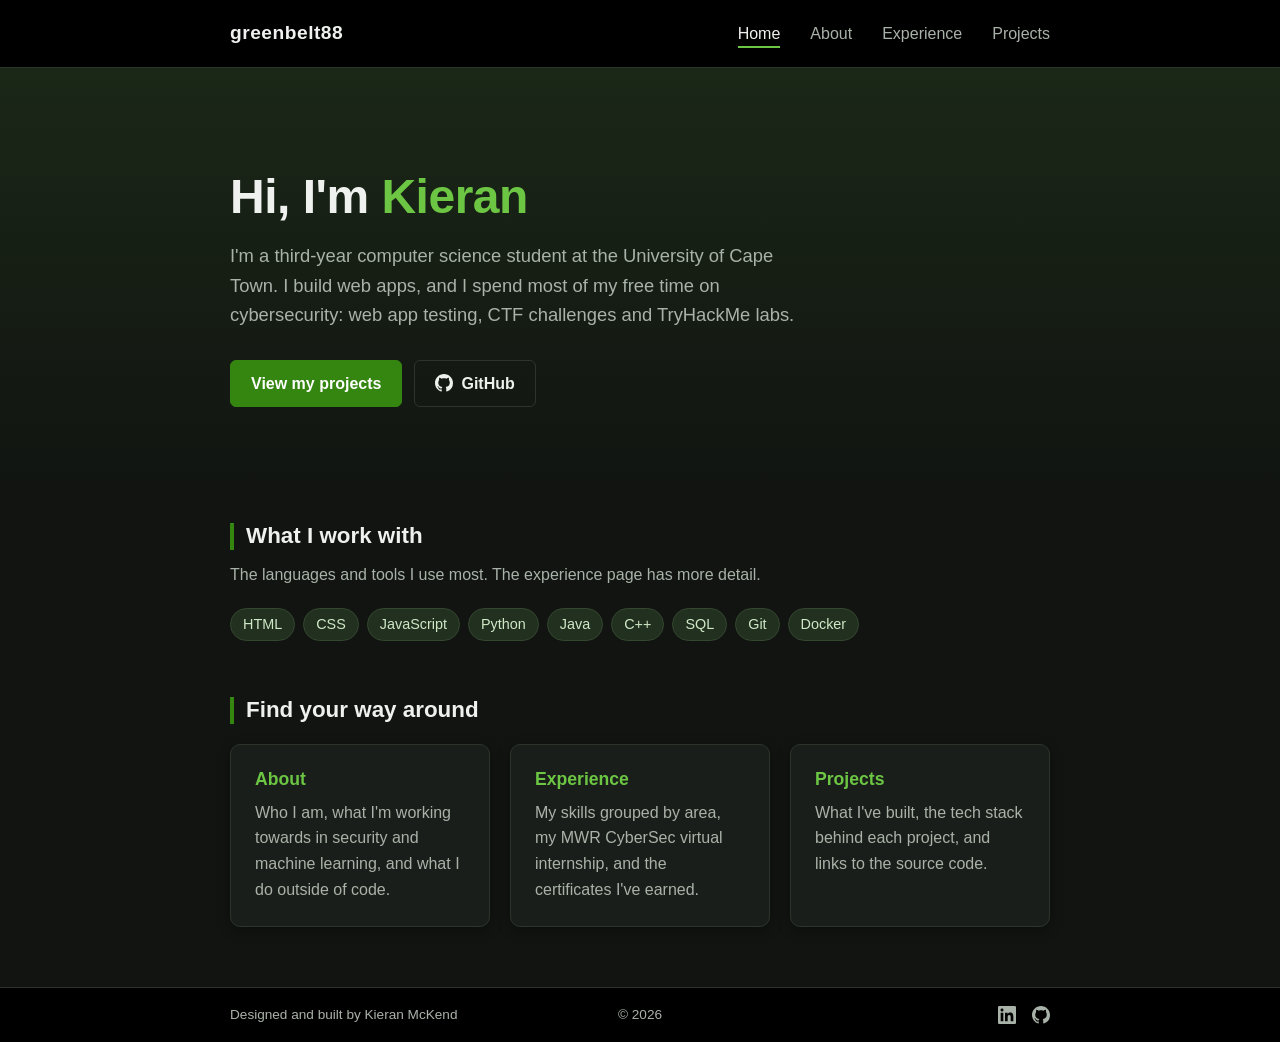
<file: index.html>
<!DOCTYPE html>
<html lang="en-US">
<head>
    <meta charset="UTF-8">
    <meta name="viewport" content="width=device-width, initial-scale=1.0">
    <meta name="description" content="Portfolio of Kieran McKend (greenbelt88), a third-year computer science student at UCT building web apps and working in cybersecurity and machine learning.">
    <meta name="theme-color" content="#000000">
    <title>greenbelt88 | Portfolio</title>

    <link rel="icon" href="assets/icons/favicon.ico">
    <link rel="icon" type="image/png" sizes="32x32" href="assets/icons/favicon-32x32.png">
    <link rel="icon" type="image/png" sizes="16x16" href="assets/icons/favicon-16x16.png">
    <link rel="apple-touch-icon" href="assets/icons/apple-touch-icon.png">

    <link rel="stylesheet" href="styles/global.css">
</head>
<body>
    <header>
        <nav>
            <a href="./" class="logo">greenbelt88</a>
            <ul>
                <li><a href="./" class="active">Home</a></li>
                <li><a href="about/">About</a></li>
                <li><a href="experience/">Experience</a></li>
                <li><a href="projects/">Projects</a></li>
            </ul>
        </nav>
    </header>

    <main>
        <section class="hero">
            <h1>Hi, I'm <span>Kieran</span></h1>
            <p>I'm a third-year computer science student at the University of Cape Town.
                I build web apps, and I spend most of my free time on cybersecurity: web app testing, CTF challenges and TryHackMe labs.</p>
            <div class="buttons">
                <a href="projects/" class="button">View my projects</a>
                <a href="https://github.com/greenbelt88" target="_blank" rel="noopener noreferrer" class="button button-outline">
                    <svg viewBox="0 0 24 24" fill="currentColor" aria-hidden="true"><path d="M12 0C5.37 0 0 5.37 0 12c0 5.31 3.435 9.795 8.205 11.385.6.105.825-.255.825-.57 0-.285-.015-1.23-.015-2.235-3.015.555-3.795-.735-4.035-1.41-.135-.345-.72-1.41-1.23-1.695-.42-.225-1.02-.78-.015-.795.945-.015 1.62.87 1.845 1.23 1.08 1.815 2.805 1.305 3.495.99.105-.78.42-1.305.765-1.605-2.67-.3-5.46-1.335-5.46-5.925 0-1.305.465-2.385 1.23-3.225-.12-.3-.54-1.53.12-3.18 0 0 1.005-.315 3.3 1.23.96-.27 1.98-.405 3-.405s2.04.135 3 .405c2.295-1.56 3.3-1.23 3.3-1.23.66 1.65.24 2.88.12 3.18.765.84 1.23 1.905 1.23 3.225 0 4.605-2.805 5.625-5.475 5.925.435.375.81 1.095.81 2.22 0 1.605-.015 2.895-.015 3.3 0 .315.225.69.825.57A12.02 12.02 0 0 0 24 12c0-6.63-5.37-12-12-12z"/></svg>
                    GitHub
                </a>
            </div>
        </section>

        <section>
            <h2>What I work with</h2>
            <p class="section-intro">The languages and tools I use most. The experience page has more detail.</p>
            <ul class="tags">
                <li>HTML</li>
                <li>CSS</li>
                <li>JavaScript</li>
                <li>Python</li>
                <li>Java</li>
                <li>C++</li>
                <li>SQL</li>
                <li>Git</li>
                <li>Docker</li>
            </ul>
        </section>

        <section>
            <h2>Find your way around</h2>
            <div class="card-grid">
                <a href="about/" class="card link-card">
                    <h3>About</h3>
                    <p>Who I am, what I'm working towards in security and machine learning, and what I do outside of code.</p>
                </a>
                <a href="experience/" class="card link-card">
                    <h3>Experience</h3>
                    <p>My skills grouped by area, my MWR CyberSec virtual internship, and the certificates I've earned.</p>
                </a>
                <a href="projects/" class="card link-card">
                    <h3>Projects</h3>
                    <p>What I've built, the tech stack behind each project, and links to the source code.</p>
                </a>
            </div>
        </section>
    </main>

    <footer>
        <div class="footer-inner">
            <p>Designed and built by Kieran McKend</p>
            <p>&copy; 2026</p>
            <ul class="footer-links">
                <li>
                    <a href="https://www.linkedin.com/in/kieran-mckend/" target="_blank" rel="noopener noreferrer" aria-label="LinkedIn profile">
                        <svg viewBox="0 0 24 24" fill="currentColor" aria-hidden="true"><path d="M20.447 20.452h-3.554v-5.569c0-1.328-.027-3.037-1.852-3.037-1.853 0-2.136 1.445-2.136 2.939v5.667H9.351V9h3.414v1.561h.046c.477-.9 1.637-1.85 3.37-1.85 3.601 0 4.267 2.37 4.267 5.455v6.286zM5.337 7.433c-1.144 0-2.063-.926-2.063-2.065 0-1.138.92-2.063 2.063-2.063 1.14 0 2.064.925 2.064 2.063 0 1.139-.925 2.065-2.064 2.065zm1.782 13.019H3.555V9h3.564v11.452zM22.225 0H1.771C.792 0 0 .774 0 1.729v20.542C0 23.227.792 24 1.771 24h20.451C23.2 24 24 23.227 24 22.271V1.729C24 .774 23.2 0 22.222 0h.003z"/></svg>
                    </a>
                </li>
                <li>
                    <a href="https://github.com/greenbelt88" target="_blank" rel="noopener noreferrer" aria-label="GitHub profile">
                        <svg viewBox="0 0 24 24" fill="currentColor" aria-hidden="true"><path d="M12 0C5.37 0 0 5.37 0 12c0 5.31 3.435 9.795 8.205 11.385.6.105.825-.255.825-.57 0-.285-.015-1.23-.015-2.235-3.015.555-3.795-.735-4.035-1.41-.135-.345-.72-1.41-1.23-1.695-.42-.225-1.02-.78-.015-.795.945-.015 1.62.87 1.845 1.23 1.08 1.815 2.805 1.305 3.495.99.105-.78.42-1.305.765-1.605-2.67-.3-5.46-1.335-5.46-5.925 0-1.305.465-2.385 1.23-3.225-.12-.3-.54-1.53.12-3.18 0 0 1.005-.315 3.3 1.23.96-.27 1.98-.405 3-.405s2.04.135 3 .405c2.295-1.56 3.3-1.23 3.3-1.23.66 1.65.24 2.88.12 3.18.765.84 1.23 1.905 1.23 3.225 0 4.605-2.805 5.625-5.475 5.925.435.375.81 1.095.81 2.22 0 1.605-.015 2.895-.015 3.3 0 .315.225.69.825.57A12.02 12.02 0 0 0 24 12c0-6.63-5.37-12-12-12z"/></svg>
                    </a>
                </li>
            </ul>
        </div>
    </footer>
</body>
</html>
</file>
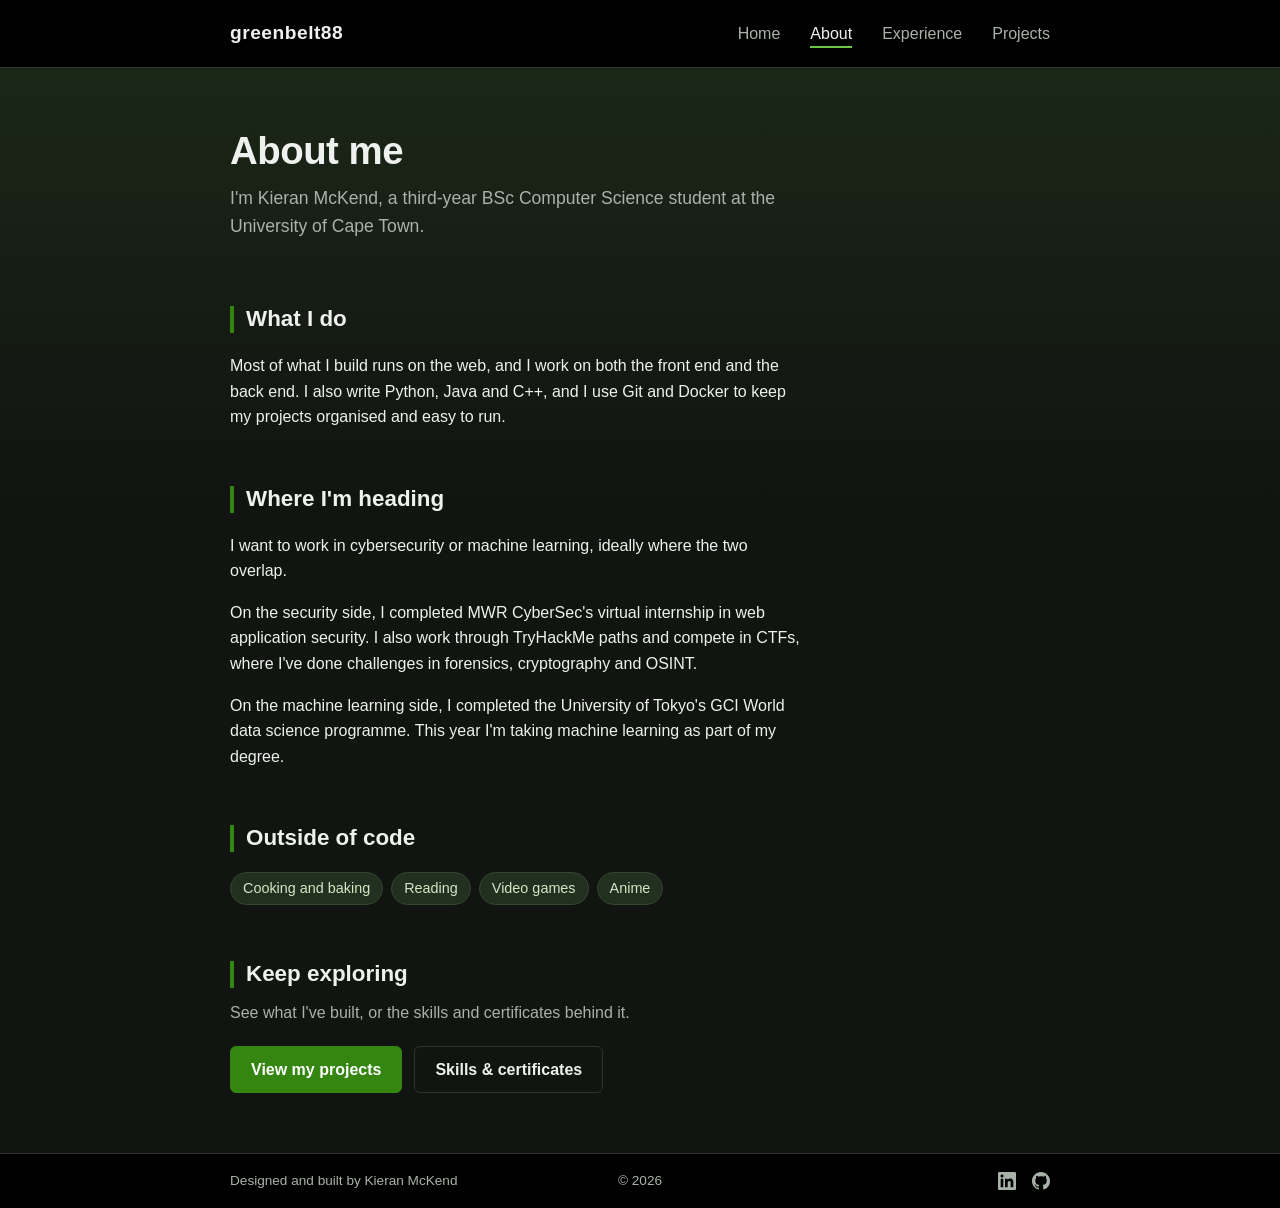
<file: about/index.html>
<!DOCTYPE html>
<html lang="en-US">
<head>
    <meta charset="UTF-8">
    <meta name="viewport" content="width=device-width, initial-scale=1.0">
    <meta name="description" content="About Kieran McKend (greenbelt88), a UCT computer science student working towards a career in cybersecurity and machine learning.">
    <meta name="theme-color" content="#000000">
    <title>greenbelt88 | About</title>

    <link rel="icon" href="../assets/icons/favicon.ico">
    <link rel="icon" type="image/png" sizes="32x32" href="../assets/icons/favicon-32x32.png">
    <link rel="icon" type="image/png" sizes="16x16" href="../assets/icons/favicon-16x16.png">
    <link rel="apple-touch-icon" href="../assets/icons/apple-touch-icon.png">

    <link rel="stylesheet" href="../styles/global.css">
</head>
<body>
    <header>
        <nav>
            <a href="../" class="logo">greenbelt88</a>
            <ul>
                <li><a href="../">Home</a></li>
                <li><a href="../about/" class="active">About</a></li>
                <li><a href="../experience/">Experience</a></li>
                <li><a href="../projects/">Projects</a></li>
            </ul>
        </nav>
    </header>

    <main>
        <section class="page-intro">
            <h1>About me</h1>
            <p>I'm Kieran McKend, a third-year BSc Computer Science student at the University of Cape Town.</p>
        </section>

        <section>
            <h2>What I do</h2>
            <p>Most of what I build runs on the web, and I work on both the front end and the back end. I also write
                Python, Java and C++, and I use Git and Docker to keep my projects organised and easy to run.</p>
        </section>

        <section>
            <h2>Where I'm heading</h2>
            <p>I want to work in cybersecurity or machine learning, ideally where the two overlap.</p>
            <p>On the security side, I completed MWR CyberSec's virtual internship in web application security. I also
                work through TryHackMe paths and compete in CTFs, where I've done challenges in forensics, cryptography and OSINT.</p>
            <p>On the machine learning side, I completed the University of Tokyo's GCI World data science programme.
                This year I'm taking machine learning as part of my degree.</p>
        </section>

        <section>
            <h2>Outside of code</h2>
            <ul class="tags">
                <li>Cooking and baking</li>
                <li>Reading</li>
                <li>Video games</li>
                <li>Anime</li>
            </ul>
        </section>

        <section>
            <h2>Keep exploring</h2>
            <p class="section-intro">See what I've built, or the skills and certificates behind it.</p>
            <div class="buttons">
                <a href="../projects/" class="button">View my projects</a>
                <a href="../experience/" class="button button-outline">Skills &amp; certificates</a>
            </div>
        </section>
    </main>

    <footer>
        <div class="footer-inner">
            <p>Designed and built by Kieran McKend</p>
            <p>&copy; 2026</p>
            <ul class="footer-links">
                <li>
                    <a href="https://www.linkedin.com/in/kieran-mckend/" target="_blank" rel="noopener noreferrer" aria-label="LinkedIn profile">
                        <svg viewBox="0 0 24 24" fill="currentColor" aria-hidden="true"><path d="M20.447 20.452h-3.554v-5.569c0-1.328-.027-3.037-1.852-3.037-1.853 0-2.136 1.445-2.136 2.939v5.667H9.351V9h3.414v1.561h.046c.477-.9 1.637-1.85 3.37-1.85 3.601 0 4.267 2.37 4.267 5.455v6.286zM5.337 7.433c-1.144 0-2.063-.926-2.063-2.065 0-1.138.92-2.063 2.063-2.063 1.14 0 2.064.925 2.064 2.063 0 1.139-.925 2.065-2.064 2.065zm1.782 13.019H3.555V9h3.564v11.452zM22.225 0H1.771C.792 0 0 .774 0 1.729v20.542C0 23.227.792 24 1.771 24h20.451C23.2 24 24 23.227 24 22.271V1.729C24 .774 23.2 0 22.222 0h.003z"/></svg>
                    </a>
                </li>
                <li>
                    <a href="https://github.com/greenbelt88" target="_blank" rel="noopener noreferrer" aria-label="GitHub profile">
                        <svg viewBox="0 0 24 24" fill="currentColor" aria-hidden="true"><path d="M12 0C5.37 0 0 5.37 0 12c0 5.31 3.435 9.795 8.205 11.385.6.105.825-.255.825-.57 0-.285-.015-1.23-.015-2.235-3.015.555-3.795-.735-4.035-1.41-.135-.345-.72-1.41-1.23-1.695-.42-.225-1.02-.78-.015-.795.945-.015 1.62.87 1.845 1.23 1.08 1.815 2.805 1.305 3.495.99.105-.78.42-1.305.765-1.605-2.67-.3-5.46-1.335-5.46-5.925 0-1.305.465-2.385 1.23-3.225-.12-.3-.54-1.53.12-3.18 0 0 1.005-.315 3.3 1.23.96-.27 1.98-.405 3-.405s2.04.135 3 .405c2.295-1.56 3.3-1.23 3.3-1.23.66 1.65.24 2.88.12 3.18.765.84 1.23 1.905 1.23 3.225 0 4.605-2.805 5.625-5.475 5.925.435.375.81 1.095.81 2.22 0 1.605-.015 2.895-.015 3.3 0 .315.225.69.825.57A12.02 12.02 0 0 0 24 12c0-6.63-5.37-12-12-12z"/></svg>
                    </a>
                </li>
            </ul>
        </div>
    </footer>
</body>
</html>
</file>
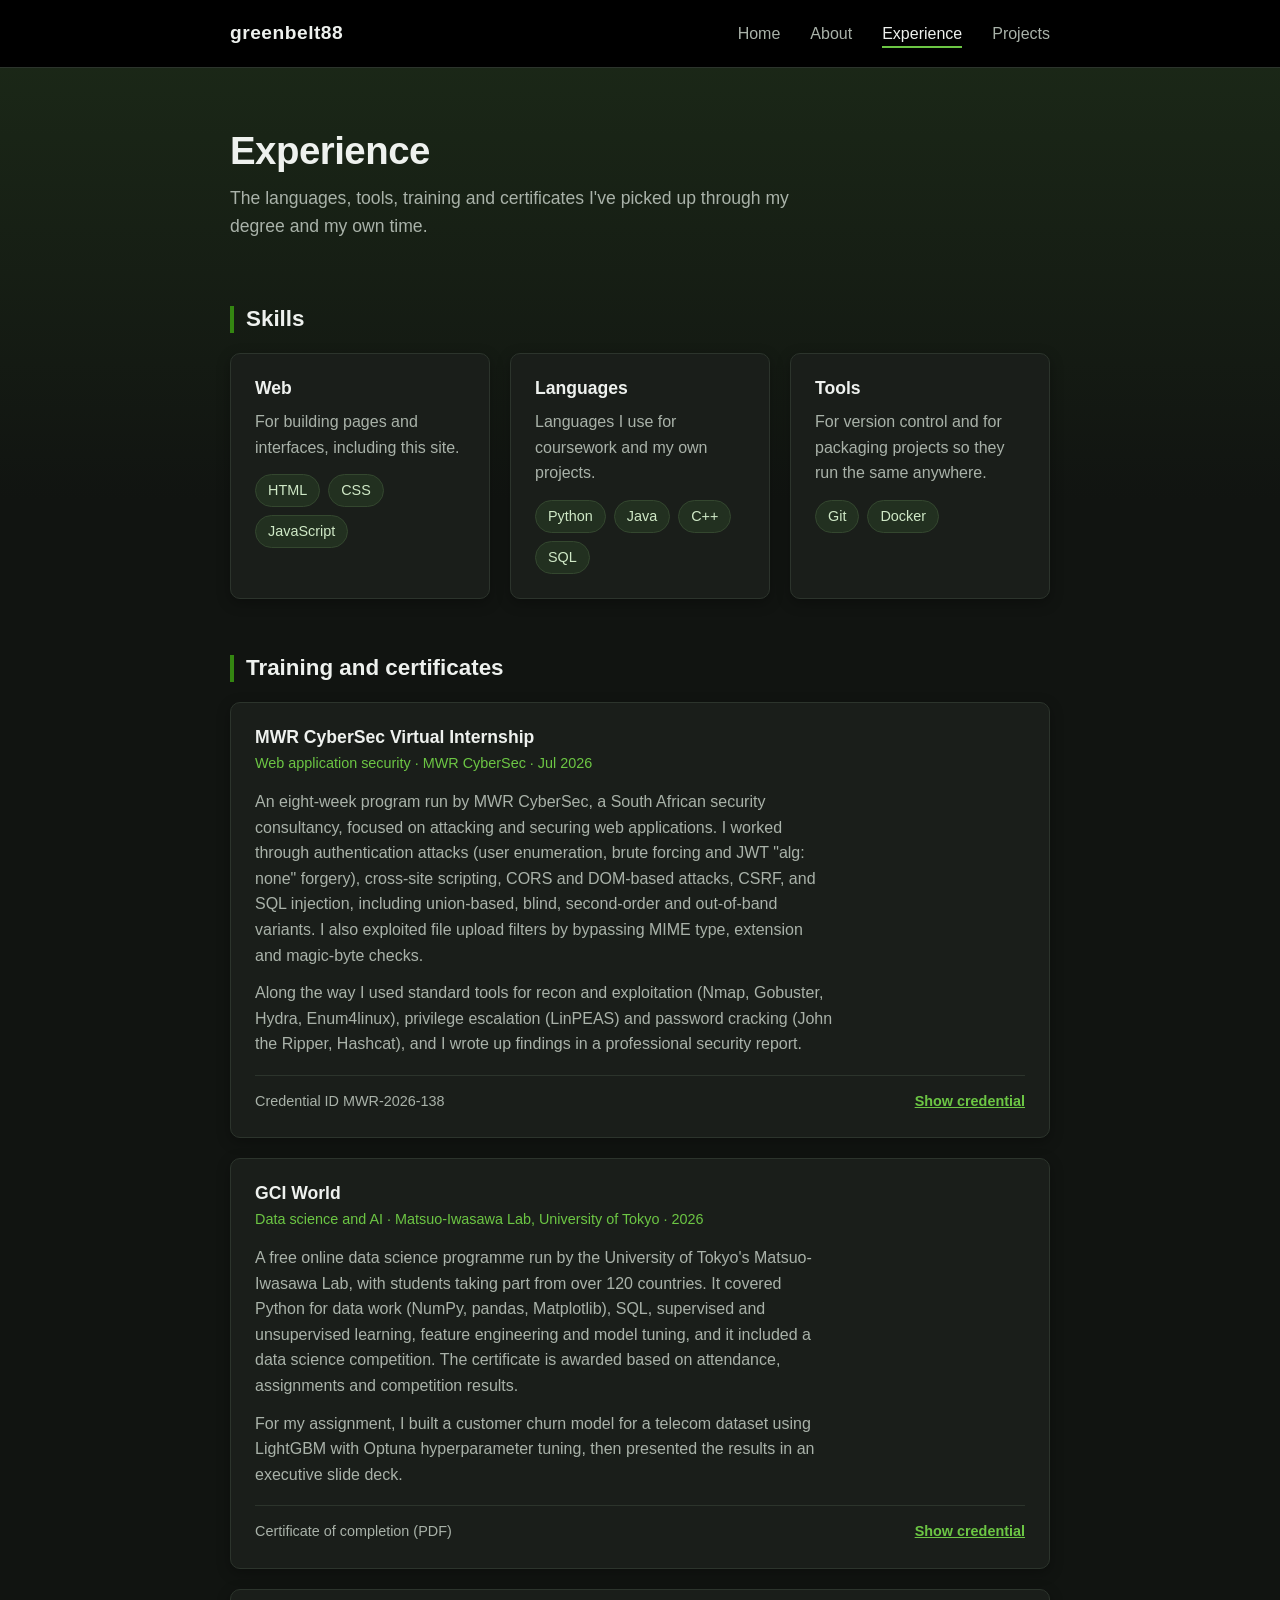
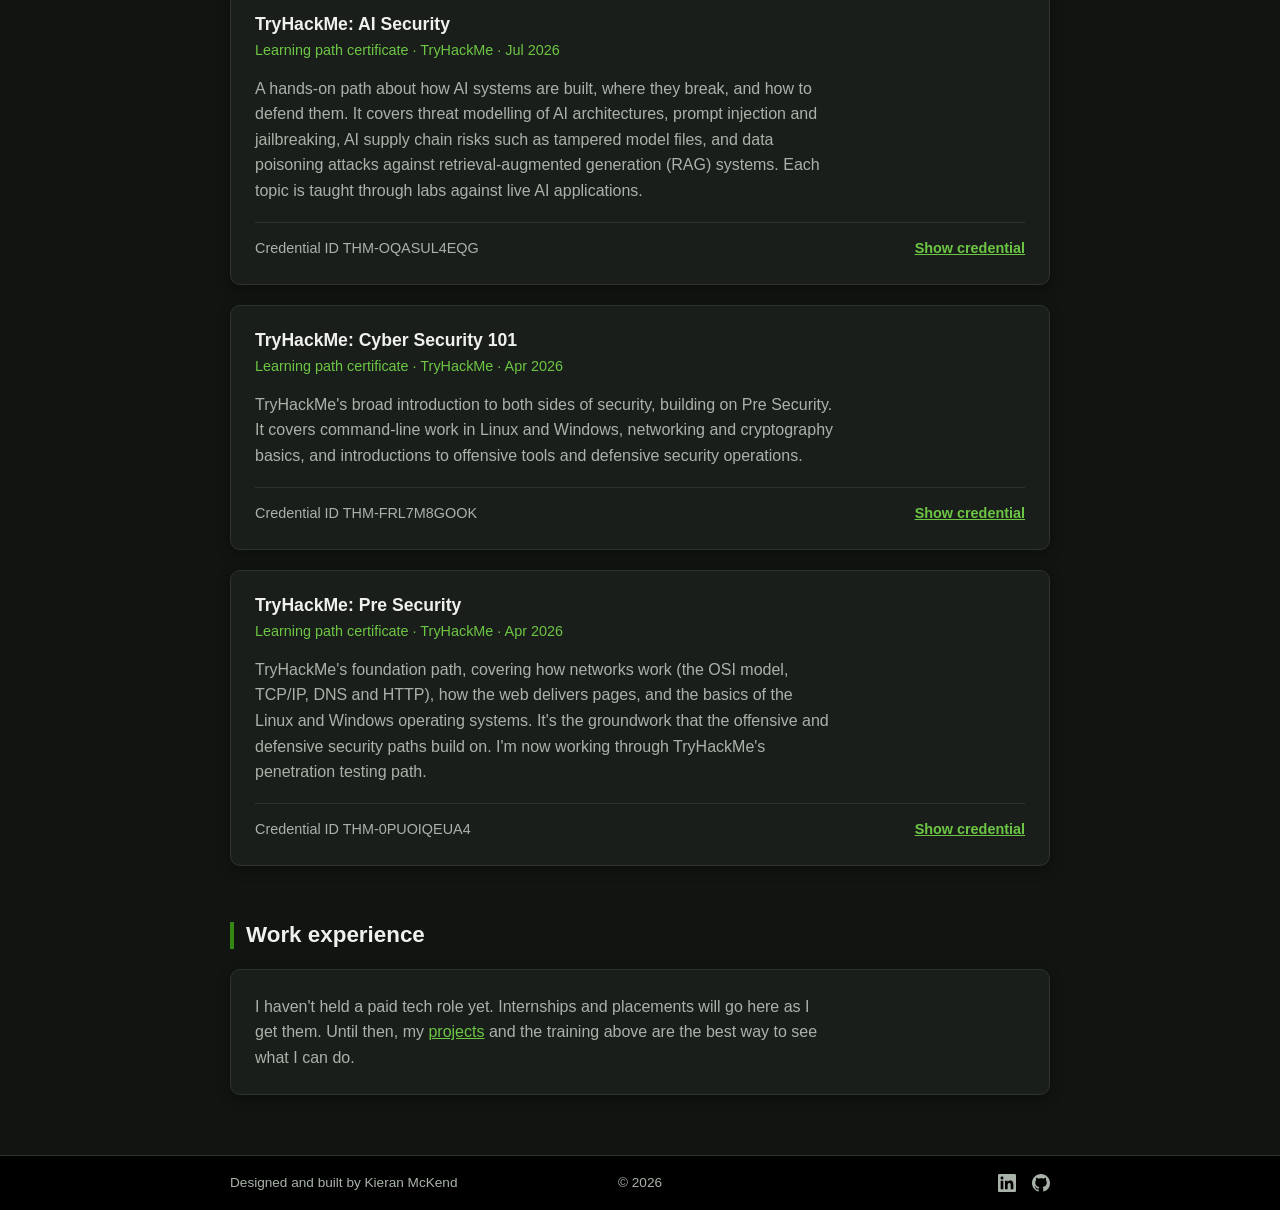
<file: experience/index.html>
<!DOCTYPE html>
<html lang="en-US">
<head>
    <meta charset="UTF-8">
    <meta name="viewport" content="width=device-width, initial-scale=1.0">
    <meta name="description" content="Skills, training and certificates of Kieran McKend (greenbelt88), covering web development, cybersecurity and machine learning.">
    <meta name="theme-color" content="#000000">
    <title>greenbelt88 | Experience</title>

    <link rel="icon" href="../assets/icons/favicon.ico">
    <link rel="icon" type="image/png" sizes="32x32" href="../assets/icons/favicon-32x32.png">
    <link rel="icon" type="image/png" sizes="16x16" href="../assets/icons/favicon-16x16.png">
    <link rel="apple-touch-icon" href="../assets/icons/apple-touch-icon.png">

    <link rel="stylesheet" href="../styles/global.css">
</head>
<body>
    <header>
        <nav>
            <a href="../" class="logo">greenbelt88</a>
            <ul>
                <li><a href="../">Home</a></li>
                <li><a href="../about/">About</a></li>
                <li><a href="../experience/" class="active">Experience</a></li>
                <li><a href="../projects/">Projects</a></li>
            </ul>
        </nav>
    </header>

    <main>
        <section class="page-intro">
            <h1>Experience</h1>
            <p>The languages, tools, training and certificates I've picked up through my degree and my own time.</p>
        </section>

        <section>
            <h2>Skills</h2>
            <div class="card-grid">
                <div class="card">
                    <h3>Web</h3>
                    <p>For building pages and interfaces, including this site.</p>
                    <ul class="tags">
                        <li>HTML</li>
                        <li>CSS</li>
                        <li>JavaScript</li>
                    </ul>
                </div>
                <div class="card">
                    <h3>Languages</h3>
                    <p>Languages I use for coursework and my own projects.</p>
                    <ul class="tags">
                        <li>Python</li>
                        <li>Java</li>
                        <li>C++</li>
                        <li>SQL</li>
                    </ul>
                </div>
                <div class="card">
                    <h3>Tools</h3>
                    <p>For version control and for packaging projects so they run the same anywhere.</p>
                    <ul class="tags">
                        <li>Git</li>
                        <li>Docker</li>
                    </ul>
                </div>
            </div>
        </section>

        <section>
            <h2>Training and certificates</h2>
            <div class="cert-stack">
                <article class="card cert-card">
                    <h3>MWR CyberSec Virtual Internship</h3>
                    <p class="cert-meta">Web application security &middot; MWR CyberSec &middot; Jul 2026</p>
                    <p>An eight-week program run by MWR CyberSec, a South African security consultancy, focused on attacking and
                        securing web applications. I worked through authentication attacks (user enumeration, brute forcing and
                        JWT "alg: none" forgery), cross-site scripting, CORS and DOM-based attacks, CSRF, and SQL injection,
                        including union-based, blind, second-order and out-of-band variants. I also exploited file upload filters
                        by bypassing MIME type, extension and magic-byte checks.</p>
                    <p>Along the way I used standard tools for recon and exploitation (Nmap, Gobuster, Hydra, Enum4linux),
                        privilege escalation (LinPEAS) and password cracking (John the Ripper, Hashcat), and I wrote up findings
                        in a professional security report.</p>
                    <div class="cert-footer">
                        <span>Credential ID MWR-2026-138</span>
                        <a href="https://interns.mwrcybersec.com/?hmac=4eb86a86204a05bcdded3f59e1ce8957fe048455f1d48343258da0a05e527b7b" target="_blank" rel="noopener noreferrer">Show credential</a>
                    </div>
                </article>

                <article class="card cert-card">
                    <h3>GCI World</h3>
                    <p class="cert-meta">Data science and AI &middot; Matsuo-Iwasawa Lab, University of Tokyo &middot; 2026</p>
                    <p>A free online data science programme run by the University of Tokyo's Matsuo-Iwasawa Lab, with students
                        taking part from over 120 countries. It covered Python for data work (NumPy, pandas, Matplotlib), SQL,
                        supervised and unsupervised learning, feature engineering and model tuning, and it included a data
                        science competition. The certificate is awarded based on attendance, assignments and competition results.</p>
                    <p>For my assignment, I built a customer churn model for a telecom dataset using LightGBM with Optuna
                        hyperparameter tuning, then presented the results in an executive slide deck.</p>
                    <div class="cert-footer">
                        <span>Certificate of completion (PDF)</span>
                        <a href="../assets/docs/GCI-World-Certificate.pdf" target="_blank" rel="noopener noreferrer">Show credential</a>
                    </div>
                </article>

                <article class="card cert-card">
                    <h3>TryHackMe: AI Security</h3>
                    <p class="cert-meta">Learning path certificate &middot; TryHackMe &middot; Jul 2026</p>
                    <p>A hands-on path about how AI systems are built, where they break, and how to defend them. It covers threat
                        modelling of AI architectures, prompt injection and jailbreaking, AI supply chain risks such as tampered
                        model files, and data poisoning attacks against retrieval-augmented generation (RAG) systems. Each topic
                        is taught through labs against live AI applications.</p>
                    <div class="cert-footer">
                        <span>Credential ID THM-OQASUL4EQG</span>
                        <a href="https://tryhackme.com/certificate/THM-OQASUL4EQG" target="_blank" rel="noopener noreferrer">Show credential</a>
                    </div>
                </article>

                <article class="card cert-card">
                    <h3>TryHackMe: Cyber Security 101</h3>
                    <p class="cert-meta">Learning path certificate &middot; TryHackMe &middot; Apr 2026</p>
                    <p>TryHackMe's broad introduction to both sides of security, building on Pre Security. It covers command-line
                        work in Linux and Windows, networking and cryptography basics, and introductions to offensive tools and
                        defensive security operations.</p>
                    <div class="cert-footer">
                        <span>Credential ID THM-FRL7M8GOOK</span>
                        <a href="https://tryhackme.com/certificate/THM-FRL7M8GOOK" target="_blank" rel="noopener noreferrer">Show credential</a>
                    </div>
                </article>

                <article class="card cert-card">
                    <h3>TryHackMe: Pre Security</h3>
                    <p class="cert-meta">Learning path certificate &middot; TryHackMe &middot; Apr 2026</p>
                    <p>TryHackMe's foundation path, covering how networks work (the OSI model, TCP/IP, DNS and HTTP), how the web
                        delivers pages, and the basics of the Linux and Windows operating systems. It's the groundwork that the
                        offensive and defensive security paths build on. I'm now working through TryHackMe's penetration testing path.</p>
                    <div class="cert-footer">
                        <span>Credential ID THM-0PUOIQEUA4</span>
                        <a href="https://tryhackme.com/certificate/THM-0PUOIQEUA4" target="_blank" rel="noopener noreferrer">Show credential</a>
                    </div>
                </article>
            </div>
        </section>

        <section>
            <h2>Work experience</h2>
            <div class="card">
                <p>I haven't held a paid tech role yet. Internships and placements will go here as I get them.
                    Until then, my <a href="../projects/">projects</a> and the training above are the best way to see what I can do.</p>
            </div>
        </section>
    </main>

    <footer>
        <div class="footer-inner">
            <p>Designed and built by Kieran McKend</p>
            <p>&copy; 2026</p>
            <ul class="footer-links">
                <li>
                    <a href="https://www.linkedin.com/in/kieran-mckend/" target="_blank" rel="noopener noreferrer" aria-label="LinkedIn profile">
                        <svg viewBox="0 0 24 24" fill="currentColor" aria-hidden="true"><path d="M20.447 20.452h-3.554v-5.569c0-1.328-.027-3.037-1.852-3.037-1.853 0-2.136 1.445-2.136 2.939v5.667H9.351V9h3.414v1.561h.046c.477-.9 1.637-1.85 3.37-1.85 3.601 0 4.267 2.37 4.267 5.455v6.286zM5.337 7.433c-1.144 0-2.063-.926-2.063-2.065 0-1.138.92-2.063 2.063-2.063 1.14 0 2.064.925 2.064 2.063 0 1.139-.925 2.065-2.064 2.065zm1.782 13.019H3.555V9h3.564v11.452zM22.225 0H1.771C.792 0 0 .774 0 1.729v20.542C0 23.227.792 24 1.771 24h20.451C23.2 24 24 23.227 24 22.271V1.729C24 .774 23.2 0 22.222 0h.003z"/></svg>
                    </a>
                </li>
                <li>
                    <a href="https://github.com/greenbelt88" target="_blank" rel="noopener noreferrer" aria-label="GitHub profile">
                        <svg viewBox="0 0 24 24" fill="currentColor" aria-hidden="true"><path d="M12 0C5.37 0 0 5.37 0 12c0 5.31 3.435 9.795 8.205 11.385.6.105.825-.255.825-.57 0-.285-.015-1.23-.015-2.235-3.015.555-3.795-.735-4.035-1.41-.135-.345-.72-1.41-1.23-1.695-.42-.225-1.02-.78-.015-.795.945-.015 1.62.87 1.845 1.23 1.08 1.815 2.805 1.305 3.495.99.105-.78.42-1.305.765-1.605-2.67-.3-5.46-1.335-5.46-5.925 0-1.305.465-2.385 1.23-3.225-.12-.3-.54-1.53.12-3.18 0 0 1.005-.315 3.3 1.23.96-.27 1.98-.405 3-.405s2.04.135 3 .405c2.295-1.56 3.3-1.23 3.3-1.23.66 1.65.24 2.88.12 3.18.765.84 1.23 1.905 1.23 3.225 0 4.605-2.805 5.625-5.475 5.925.435.375.81 1.095.81 2.22 0 1.605-.015 2.895-.015 3.3 0 .315.225.69.825.57A12.02 12.02 0 0 0 24 12c0-6.63-5.37-12-12-12z"/></svg>
                    </a>
                </li>
            </ul>
        </div>
    </footer>
</body>
</html>
</file>
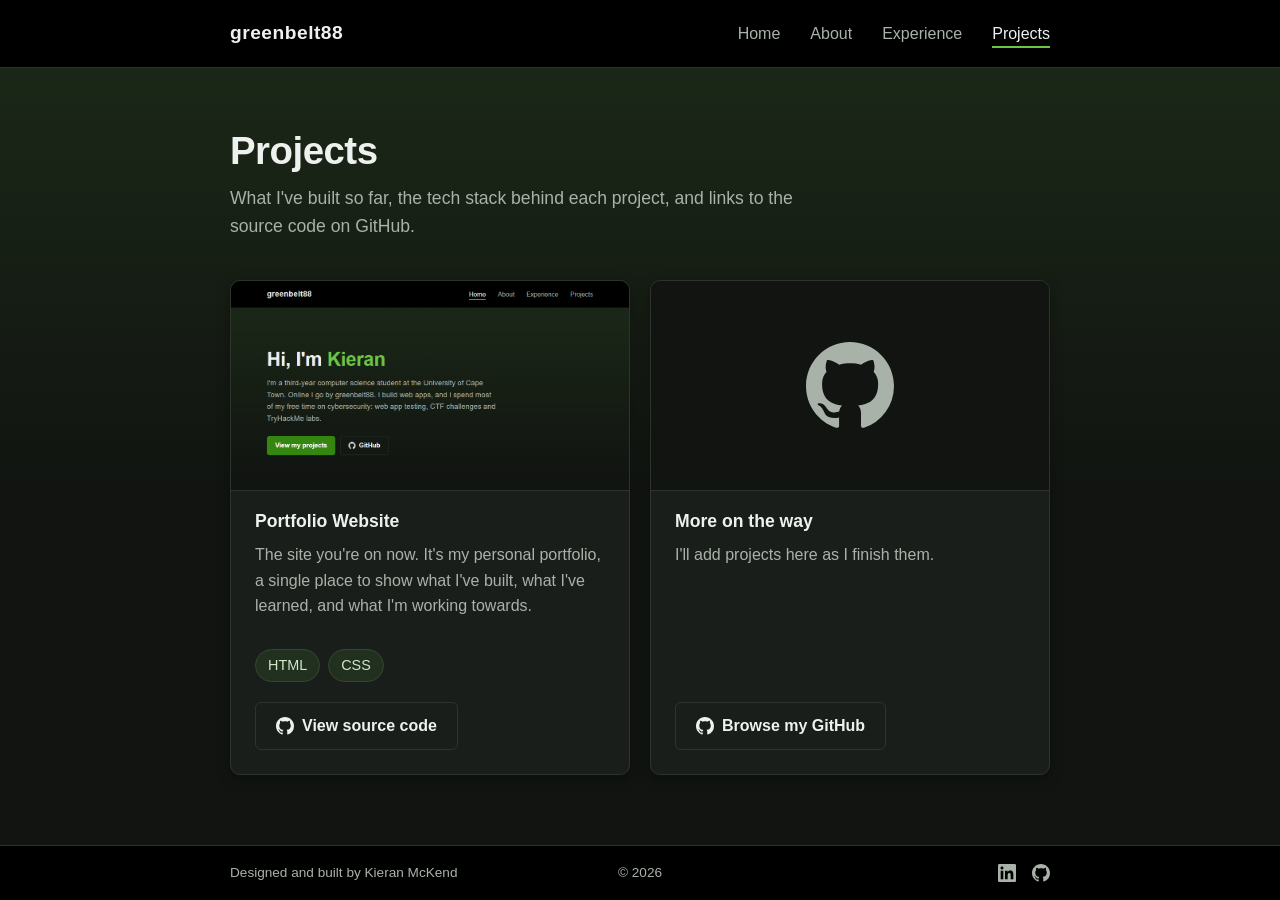
<file: projects/index.html>
<!DOCTYPE html>
<html lang="en-US">
<head>
    <meta charset="UTF-8">
    <meta name="viewport" content="width=device-width, initial-scale=1.0">
    <meta name="description" content="Projects built by Kieran McKend (greenbelt88), with the tech stack and source code for each.">
    <meta name="theme-color" content="#000000">
    <title>greenbelt88 | Projects</title>

    <link rel="icon" href="../assets/icons/favicon.ico">
    <link rel="icon" type="image/png" sizes="32x32" href="../assets/icons/favicon-32x32.png">
    <link rel="icon" type="image/png" sizes="16x16" href="../assets/icons/favicon-16x16.png">
    <link rel="apple-touch-icon" href="../assets/icons/apple-touch-icon.png">

    <link rel="stylesheet" href="../styles/global.css">
</head>
<body>
    <header>
        <nav>
            <a href="../" class="logo">greenbelt88</a>
            <ul>
                <li><a href="../">Home</a></li>
                <li><a href="../about/">About</a></li>
                <li><a href="../experience/">Experience</a></li>
                <li><a href="../projects/" class="active">Projects</a></li>
            </ul>
        </nav>
    </header>

    <main>
        <section class="page-intro">
            <h1>Projects</h1>
            <p>What I've built so far, the tech stack behind each project, and links to the source code on GitHub.</p>
        </section>

        <div class="project-grid">
            <article class="card project-card">
                <img src="../assets/images/projects/portfolio-website-screenshot.png" alt="Home page of this portfolio website">
                <div class="project-info">
                    <h3>Portfolio Website</h3>
                    <p>The site you're on now. It's my personal portfolio, a single place to show what I've built, what I've learned,
                        and what I'm working towards.</p>
                    <ul class="tags">
                        <li>HTML</li>
                        <li>CSS</li>
                    </ul>
                    <a href="https://github.com/greenbelt88/portfolio" target="_blank" rel="noopener noreferrer" class="button button-outline">
                        <svg viewBox="0 0 24 24" fill="currentColor" aria-hidden="true"><path d="M12 0C5.37 0 0 5.37 0 12c0 5.31 3.435 9.795 8.205 11.385.6.105.825-.255.825-.57 0-.285-.015-1.23-.015-2.235-3.015.555-3.795-.735-4.035-1.41-.135-.345-.72-1.41-1.23-1.695-.42-.225-1.02-.78-.015-.795.945-.015 1.62.87 1.845 1.23 1.08 1.815 2.805 1.305 3.495.99.105-.78.42-1.305.765-1.605-2.67-.3-5.46-1.335-5.46-5.925 0-1.305.465-2.385 1.23-3.225-.12-.3-.54-1.53.12-3.18 0 0 1.005-.315 3.3 1.23.96-.27 1.98-.405 3-.405s2.04.135 3 .405c2.295-1.56 3.3-1.23 3.3-1.23.66 1.65.24 2.88.12 3.18.765.84 1.23 1.905 1.23 3.225 0 4.605-2.805 5.625-5.475 5.925.435.375.81 1.095.81 2.22 0 1.605-.015 2.895-.015 3.3 0 .315.225.69.825.57A12.02 12.02 0 0 0 24 12c0-6.63-5.37-12-12-12z"/></svg>
                        View source code
                    </a>
                </div>
            </article>

            <article class="card project-card">
                <div class="project-visual" aria-hidden="true"><svg viewBox="0 0 24 24" fill="currentColor"><path d="M12 0C5.37 0 0 5.37 0 12c0 5.31 3.435 9.795 8.205 11.385.6.105.825-.255.825-.57 0-.285-.015-1.23-.015-2.235-3.015.555-3.795-.735-4.035-1.41-.135-.345-.72-1.41-1.23-1.695-.42-.225-1.02-.78-.015-.795.945-.015 1.62.87 1.845 1.23 1.08 1.815 2.805 1.305 3.495.99.105-.78.42-1.305.765-1.605-2.67-.3-5.46-1.335-5.46-5.925 0-1.305.465-2.385 1.23-3.225-.12-.3-.54-1.53.12-3.18 0 0 1.005-.315 3.3 1.23.96-.27 1.98-.405 3-.405s2.04.135 3 .405c2.295-1.56 3.3-1.23 3.3-1.23.66 1.65.24 2.88.12 3.18.765.84 1.23 1.905 1.23 3.225 0 4.605-2.805 5.625-5.475 5.925.435.375.81 1.095.81 2.22 0 1.605-.015 2.895-.015 3.3 0 .315.225.69.825.57A12.02 12.02 0 0 0 24 12c0-6.63-5.37-12-12-12z"/></svg></div>
                <div class="project-info">
                    <h3>More on the way</h3>
                    <p>I'll add projects here as I finish them.</p>
                    <a href="https://github.com/greenbelt88" target="_blank" rel="noopener noreferrer" class="button button-outline">
                        <svg viewBox="0 0 24 24" fill="currentColor" aria-hidden="true"><path d="M12 0C5.37 0 0 5.37 0 12c0 5.31 3.435 9.795 8.205 11.385.6.105.825-.255.825-.57 0-.285-.015-1.23-.015-2.235-3.015.555-3.795-.735-4.035-1.41-.135-.345-.72-1.41-1.23-1.695-.42-.225-1.02-.78-.015-.795.945-.015 1.62.87 1.845 1.23 1.08 1.815 2.805 1.305 3.495.99.105-.78.42-1.305.765-1.605-2.67-.3-5.46-1.335-5.46-5.925 0-1.305.465-2.385 1.23-3.225-.12-.3-.54-1.53.12-3.18 0 0 1.005-.315 3.3 1.23.96-.27 1.98-.405 3-.405s2.04.135 3 .405c2.295-1.56 3.3-1.23 3.3-1.23.66 1.65.24 2.88.12 3.18.765.84 1.23 1.905 1.23 3.225 0 4.605-2.805 5.625-5.475 5.925.435.375.81 1.095.81 2.22 0 1.605-.015 2.895-.015 3.3 0 .315.225.69.825.57A12.02 12.02 0 0 0 24 12c0-6.63-5.37-12-12-12z"/></svg>
                        Browse my GitHub
                    </a>
                </div>
            </article>
        </div>
    </main>

    <footer>
        <div class="footer-inner">
            <p>Designed and built by Kieran McKend</p>
            <p>&copy; 2026</p>
            <ul class="footer-links">
                <li>
                    <a href="https://www.linkedin.com/in/kieran-mckend/" target="_blank" rel="noopener noreferrer" aria-label="LinkedIn profile">
                        <svg viewBox="0 0 24 24" fill="currentColor" aria-hidden="true"><path d="M20.447 20.452h-3.554v-5.569c0-1.328-.027-3.037-1.852-3.037-1.853 0-2.136 1.445-2.136 2.939v5.667H9.351V9h3.414v1.561h.046c.477-.9 1.637-1.85 3.37-1.85 3.601 0 4.267 2.37 4.267 5.455v6.286zM5.337 7.433c-1.144 0-2.063-.926-2.063-2.065 0-1.138.92-2.063 2.063-2.063 1.14 0 2.064.925 2.064 2.063 0 1.139-.925 2.065-2.064 2.065zm1.782 13.019H3.555V9h3.564v11.452zM22.225 0H1.771C.792 0 0 .774 0 1.729v20.542C0 23.227.792 24 1.771 24h20.451C23.2 24 24 23.227 24 22.271V1.729C24 .774 23.2 0 22.222 0h.003z"/></svg>
                    </a>
                </li>
                <li>
                    <a href="https://github.com/greenbelt88" target="_blank" rel="noopener noreferrer" aria-label="GitHub profile">
                        <svg viewBox="0 0 24 24" fill="currentColor" aria-hidden="true"><path d="M12 0C5.37 0 0 5.37 0 12c0 5.31 3.435 9.795 8.205 11.385.6.105.825-.255.825-.57 0-.285-.015-1.23-.015-2.235-3.015.555-3.795-.735-4.035-1.41-.135-.345-.72-1.41-1.23-1.695-.42-.225-1.02-.78-.015-.795.945-.015 1.62.87 1.845 1.23 1.08 1.815 2.805 1.305 3.495.99.105-.78.42-1.305.765-1.605-2.67-.3-5.46-1.335-5.46-5.925 0-1.305.465-2.385 1.23-3.225-.12-.3-.54-1.53.12-3.18 0 0 1.005-.315 3.3 1.23.96-.27 1.98-.405 3-.405s2.04.135 3 .405c2.295-1.56 3.3-1.23 3.3-1.23.66 1.65.24 2.88.12 3.18.765.84 1.23 1.905 1.23 3.225 0 4.605-2.805 5.625-5.475 5.925.435.375.81 1.095.81 2.22 0 1.605-.015 2.895-.015 3.3 0 .315.225.69.825.57A12.02 12.02 0 0 0 24 12c0-6.63-5.37-12-12-12z"/></svg>
                    </a>
                </li>
            </ul>
        </div>
    </footer>
</body>
</html>
</file>
<file: styles/global.css>
:root {
    --background: #111411;
    --surface: #1a1e1a;
    --border: #2c342c;
    --text: #eef1ee;
    --text-muted: #a9b2a9;
    --green: #348611;
    --green-dark: #2a6c0e;
    --green-light: #6cc644;
}

* {
    box-sizing: border-box;
}

body {
    font-family: Arial, sans-serif;
    background-color: var(--background);
    /* Soft green glow at the top of every page */
    background-image: linear-gradient(to bottom, #1c2a18, var(--background) 500px);
    background-repeat: no-repeat;
    color: var(--text);
    line-height: 1.6;
    margin: 0;
    min-height: 100vh;
    display: flex;
    flex-direction: column;
}

main {
    flex: 1;
    width: 100%;
    max-width: 900px;
    margin: 0 auto;
    padding: 0 40px 60px;
}

h1,
h2,
h3 {
    line-height: 1.2;
}

h1 {
    letter-spacing: -0.5px;
}

h2 {
    font-size: 1.4rem;
    margin: 56px 0 20px;
    padding-left: 12px;
    border-left: 4px solid var(--green);
}

/* Keep paragraphs to a comfortable reading width */
p {
    max-width: 65ch;
}

/* Short muted line that sits under a section heading */
.section-intro {
    color: var(--text-muted);
    margin: -8px 0 20px;
}

a {
    color: var(--green-light);
}

/* Header and navigation */
header {
    background-color: #000000;
    border-bottom: 1px solid var(--border);
    padding: 18px 0;
}

header nav {
    max-width: 900px;
    margin: 0 auto;
    padding: 0 40px;
    display: flex;
    justify-content: space-between;
    align-items: center;
}

.logo {
    color: var(--text);
    font-size: 1.2rem;
    font-weight: bold;
    letter-spacing: 0.5px;
    text-decoration: none;
    transition: color 0.2s;
}

.logo:hover {
    color: var(--green-light);
}

header nav ul {
    list-style-type: none;
    margin: 0;
    padding: 0;
    display: flex;
    gap: 30px;
}

header nav ul a {
    color: var(--text-muted);
    text-decoration: none;
    padding-bottom: 4px;
}

header nav ul a:hover {
    color: var(--text);
}

header nav ul a.active {
    color: var(--text);
    border-bottom: 2px solid var(--green-light);
}

/* Page titles */
.page-intro {
    padding: 60px 0 10px;
    margin-bottom: 30px;
}

.page-intro h1 {
    font-size: 2.4rem;
    margin: 0 0 10px;
}

.page-intro p {
    color: var(--text-muted);
    font-size: 1.1rem;
    max-width: 600px;
    margin: 0;
}

/* Home page */
.hero {
    padding: 100px 0 60px;
}

.hero h1 {
    font-size: 3rem;
    margin: 0 0 16px;
}

.hero h1 span {
    color: var(--green-light);
}

.hero p {
    color: var(--text-muted);
    font-size: 1.15rem;
    max-width: 580px;
    margin: 0 0 30px;
}

/* Buttons */
.buttons {
    display: flex;
    flex-wrap: wrap;
    gap: 12px;
}

.button {
    display: inline-flex;
    align-items: center;
    gap: 8px;
    padding: 10px 20px;
    border: 1px solid var(--green);
    border-radius: 6px;
    background-color: var(--green);
    color: #ffffff;
    font-weight: bold;
    text-decoration: none;
    transition: background-color 0.2s, border-color 0.2s, color 0.2s;
}

.button:hover {
    background-color: var(--green-dark);
    border-color: var(--green-dark);
}

.button-outline {
    background-color: transparent;
    border-color: var(--border);
    color: var(--text);
}

.button-outline:hover {
    background-color: transparent;
    border-color: var(--green-light);
    color: var(--green-light);
}

.button svg {
    width: 18px;
    height: 18px;
}

/* Cards */
.card-grid {
    display: flex;
    flex-wrap: wrap;
    gap: 20px;
}

.card {
    flex: 1 1 240px;
    background-color: var(--surface);
    border: 1px solid var(--border);
    border-radius: 10px;
    padding: 24px;
    box-shadow: 0 4px 14px rgba(0, 0, 0, 0.3);
}

.card h3 {
    font-size: 1.1rem;
    margin: 0 0 10px;
}

.card p {
    color: var(--text-muted);
    margin: 0;
}

/* Space between a card's description and its tags */
.card p + .tags {
    margin-top: 14px;
}

.card ul {
    margin: 0;
    padding-left: 20px;
}

.card li::marker {
    color: var(--green-light);
}

/* Cards on the home page that link to other pages */
.link-card {
    color: var(--text);
    text-decoration: none;
    transition: border-color 0.2s;
}

.link-card:hover {
    border-color: var(--green-light);
}

.link-card h3 {
    color: var(--green-light);
}

/* Small rounded labels for skills, interests and tech used */
.tags {
    list-style-type: none;
    margin: 0;
    padding: 0;
    display: flex;
    flex-wrap: wrap;
    gap: 8px;
}

.card .tags {
    padding: 0;
}

.tags li {
    background-color: #223020;
    border: 1px solid #34472f;
    border-radius: 20px;
    color: #cfe8c6;
    font-size: 0.9rem;
    padding: 4px 12px;
}

/* Projects page */
/* Two equal-width columns; cards in the same row share the tallest card's height */
.project-grid {
    display: grid;
    grid-template-columns: repeat(2, 1fr);
    gap: 20px;
}

.project-card {
    display: flex;
    flex-direction: column;
    padding: 0;
    overflow: hidden;
}

.project-card img {
    display: block;
    width: 100%;
    height: 210px;
    object-fit: cover;
    object-position: top;
    border-bottom: 1px solid var(--border);
}

/* Logo panel shown in place of a screenshot */
.project-visual {
    height: 210px;
    display: flex;
    align-items: center;
    justify-content: center;
    background-color: var(--background);
    border-bottom: 1px solid var(--border);
    color: var(--text-muted);
}

.project-visual svg {
    width: 88px;
    height: 88px;
}

.project-info {
    flex: 1;
    display: flex;
    flex-direction: column;
    padding: 20px 24px 24px;
}

/* Keeps buttons lined up at the bottom of cards with different text lengths */
.project-info .button {
    margin-top: auto;
    align-self: flex-start;
}

.project-info p {
    margin-bottom: 16px;
}

.project-info .tags {
    margin-bottom: 20px;
}

/* Training and certificates */
.cert-stack {
    display: flex;
    flex-direction: column;
    gap: 20px;
}

.cert-card h3 {
    margin-bottom: 4px;
}

.card .cert-meta {
    color: var(--green-light);
    font-size: 0.9rem;
    margin-bottom: 14px;
}

.cert-card p + p {
    margin-top: 12px;
}

/* Credential ID on the left, link on the right */
.cert-footer {
    display: flex;
    flex-wrap: wrap;
    justify-content: space-between;
    gap: 8px 20px;
    margin-top: 18px;
    padding-top: 14px;
    border-top: 1px solid var(--border);
    color: var(--text-muted);
    font-size: 0.9rem;
}

.cert-footer a {
    font-weight: bold;
}

/* Footer */
footer {
    background-color: #000000;
    border-top: 1px solid var(--border);
    color: var(--text-muted);
    font-size: 0.85rem;
}

footer .footer-inner {
    max-width: 900px;
    margin: 0 auto;
    padding: 16px 40px;
    /* Three equal-width outer columns keep the middle item centred */
    display: grid;
    grid-template-columns: 1fr auto 1fr;
    align-items: center;
    gap: 8px 24px;
}

footer p {
    margin: 0;
}

.footer-links {
    list-style-type: none;
    justify-self: end;
    margin: 0;
    padding: 0;
    display: flex;
    align-items: center;
    gap: 16px;
}

.footer-links a {
    display: block;
    color: var(--text-muted);
}

.footer-links svg {
    display: block;
    width: 18px;
    height: 18px;
}

.footer-links a:hover {
    color: var(--green-light);
}

/* Smaller screens */
@media (max-width: 600px) {
    header nav {
        flex-direction: column;
        gap: 12px;
        padding: 0 20px;
    }

    header nav ul {
        gap: 20px;
    }

    main {
        padding: 0 20px 40px;
    }

    .hero {
        padding: 50px 0 30px;
    }

    .hero h1 {
        font-size: 2.2rem;
    }

    .page-intro {
        padding: 40px 0 0;
    }

    .page-intro h1 {
        font-size: 1.9rem;
    }

    .project-grid {
        grid-template-columns: 1fr;
    }

    h2 {
        margin-top: 40px;
    }

    footer .footer-inner {
        padding: 16px 20px;
        grid-template-columns: 1fr;
        justify-items: center;
    }

    .footer-links {
        justify-self: center;
    }
}
</file>
